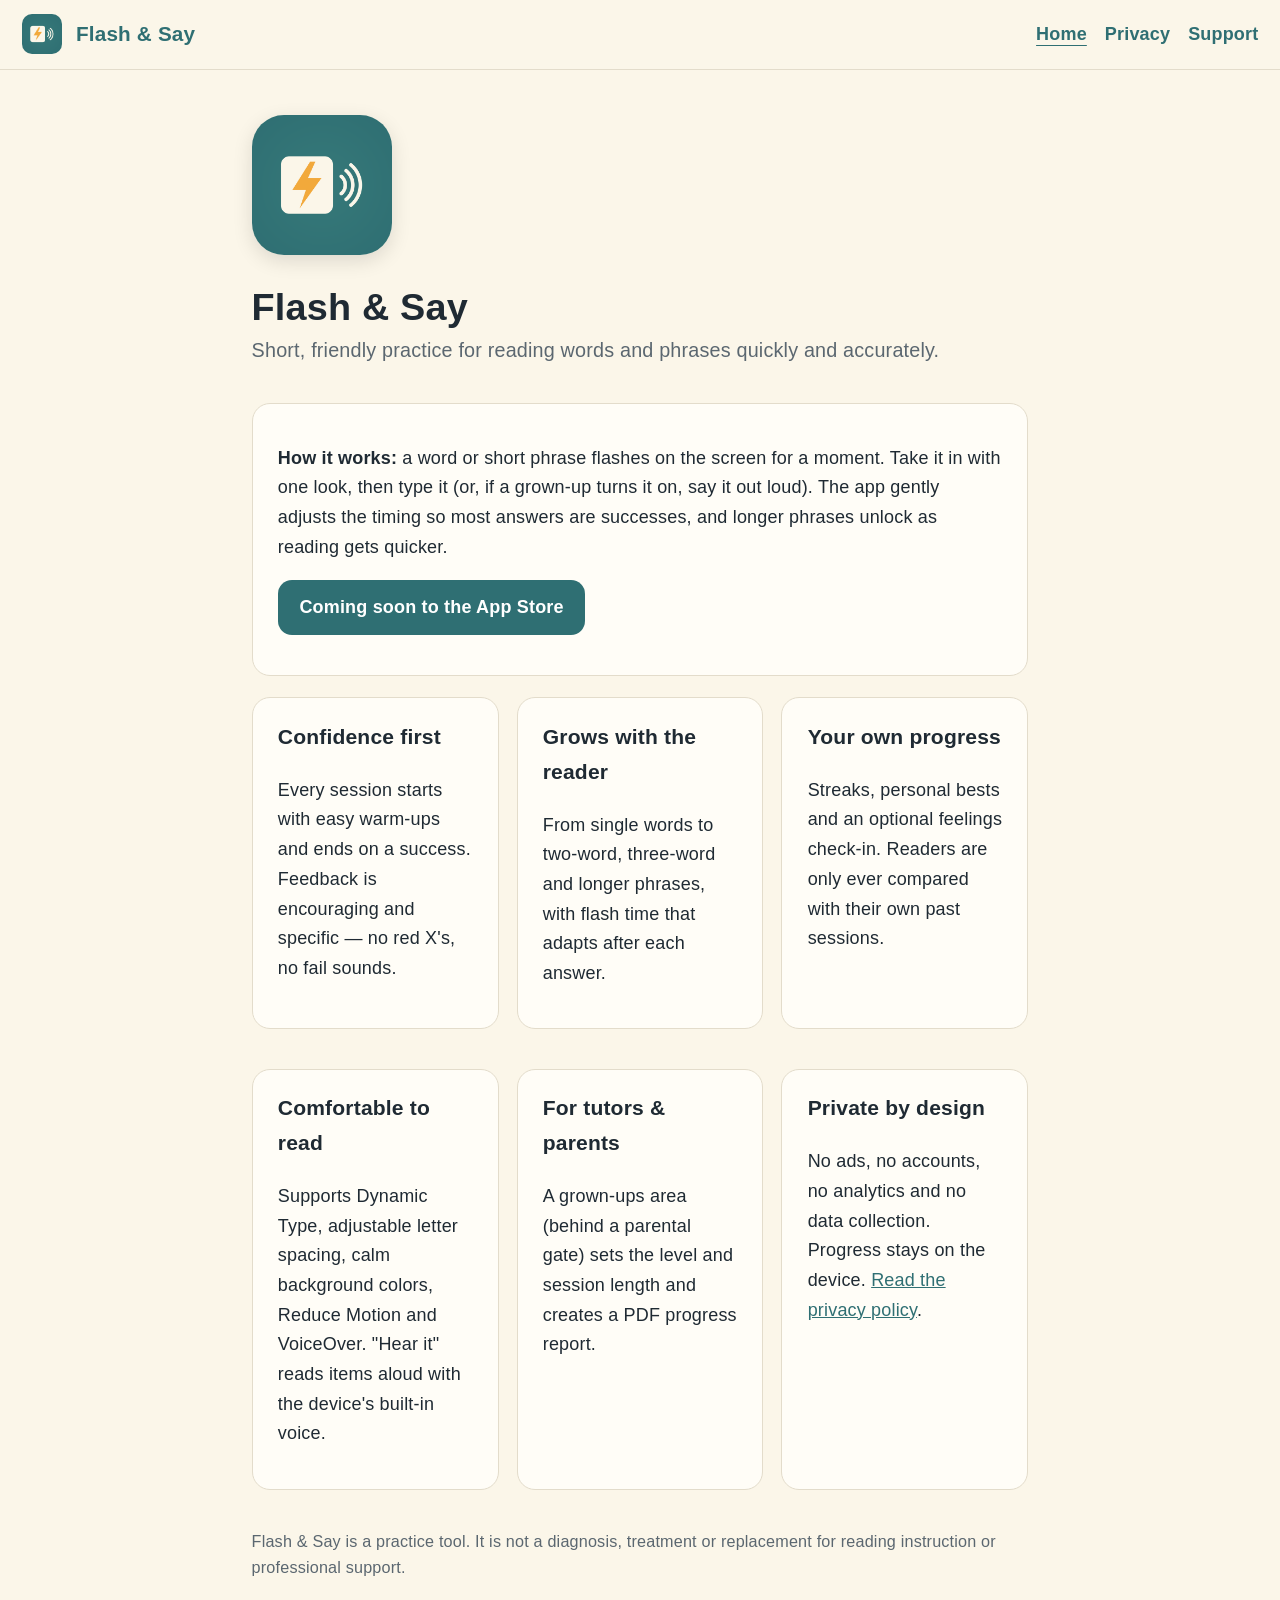
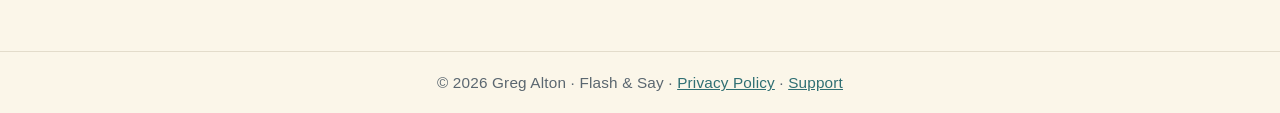
<file: index.html>
<!DOCTYPE html>
<html lang="en">
<head>
<meta charset="utf-8">
<meta name="viewport" content="width=device-width, initial-scale=1">
<title>Flash & Say — quick word & phrase reading practice</title>
<meta name="description" content="Flash & Say is a calm, private reading-practice game: a word or phrase flashes, then you type or say it. No ads, no accounts, no data collected.">
<link rel="icon" href="assets/favicon.png">
<link rel="apple-touch-icon" href="assets/apple-touch-icon.png">
<link rel="stylesheet" href="assets/style.css">
</head>
<body>
<header class="site"><img src="assets/icon-512.png" alt=""><a class="brand" href="./">Flash &amp; Say</a><nav aria-label="Main"><a href="./" aria-current="page">Home</a><a href="privacy.html">Privacy</a><a href="support.html">Support</a></nav></header>
<main>
  <section class="hero">
    <img src="assets/icon-512.png" alt="Flash &amp; Say app icon: a flash card with a lightning bolt and sound waves">
    <div>
      <h1>Flash &amp; Say</h1>
      <p class="tagline">Short, friendly practice for reading words and phrases quickly and accurately.</p>
    </div>
  </section>

  <div class="card">
    <p><strong>How it works:</strong> a word or short phrase flashes on the screen for a moment. Take it in with one look, then type it (or, if a grown-up turns it on, say it out loud). The app gently adjusts the timing so most answers are successes, and longer phrases unlock as reading gets quicker.</p>
    <!-- TODO (Greg): replace with the App Store link once the app is live -->
    <p><a class="btn" href="support.html">Coming soon to the App Store</a></p>
  </div>

  <div class="grid">
    <div class="card"><h3>Confidence first</h3><p>Every session starts with easy warm-ups and ends on a success. Feedback is encouraging and specific — no red X's, no fail sounds.</p></div>
    <div class="card"><h3>Grows with the reader</h3><p>From single words to two-word, three-word and longer phrases, with flash time that adapts after each answer.</p></div>
    <div class="card"><h3>Your own progress</h3><p>Streaks, personal bests and an optional feelings check-in. Readers are only ever compared with their own past sessions.</p></div>
    <div class="card"><h3>Comfortable to read</h3><p>Supports Dynamic Type, adjustable letter spacing, calm background colors, Reduce Motion and VoiceOver. "Hear it" reads items aloud with the device's built-in voice.</p></div>
    <div class="card"><h3>For tutors &amp; parents</h3><p>A grown-ups area (behind a parental gate) sets the level and session length and creates a PDF progress report.</p></div>
    <div class="card"><h3>Private by design</h3><p>No ads, no accounts, no analytics and no data collection. Progress stays on the device. <a href="privacy.html">Read the privacy policy</a>.</p></div>
  </div>

  <p class="muted">Flash &amp; Say is a practice tool. It is not a diagnosis, treatment or replacement for reading instruction or professional support.</p>
</main>
<footer>© 2026 Greg Alton · Flash &amp; Say · <a href="privacy.html">Privacy Policy</a> · <a href="support.html">Support</a></footer>
</body></html>
</file>
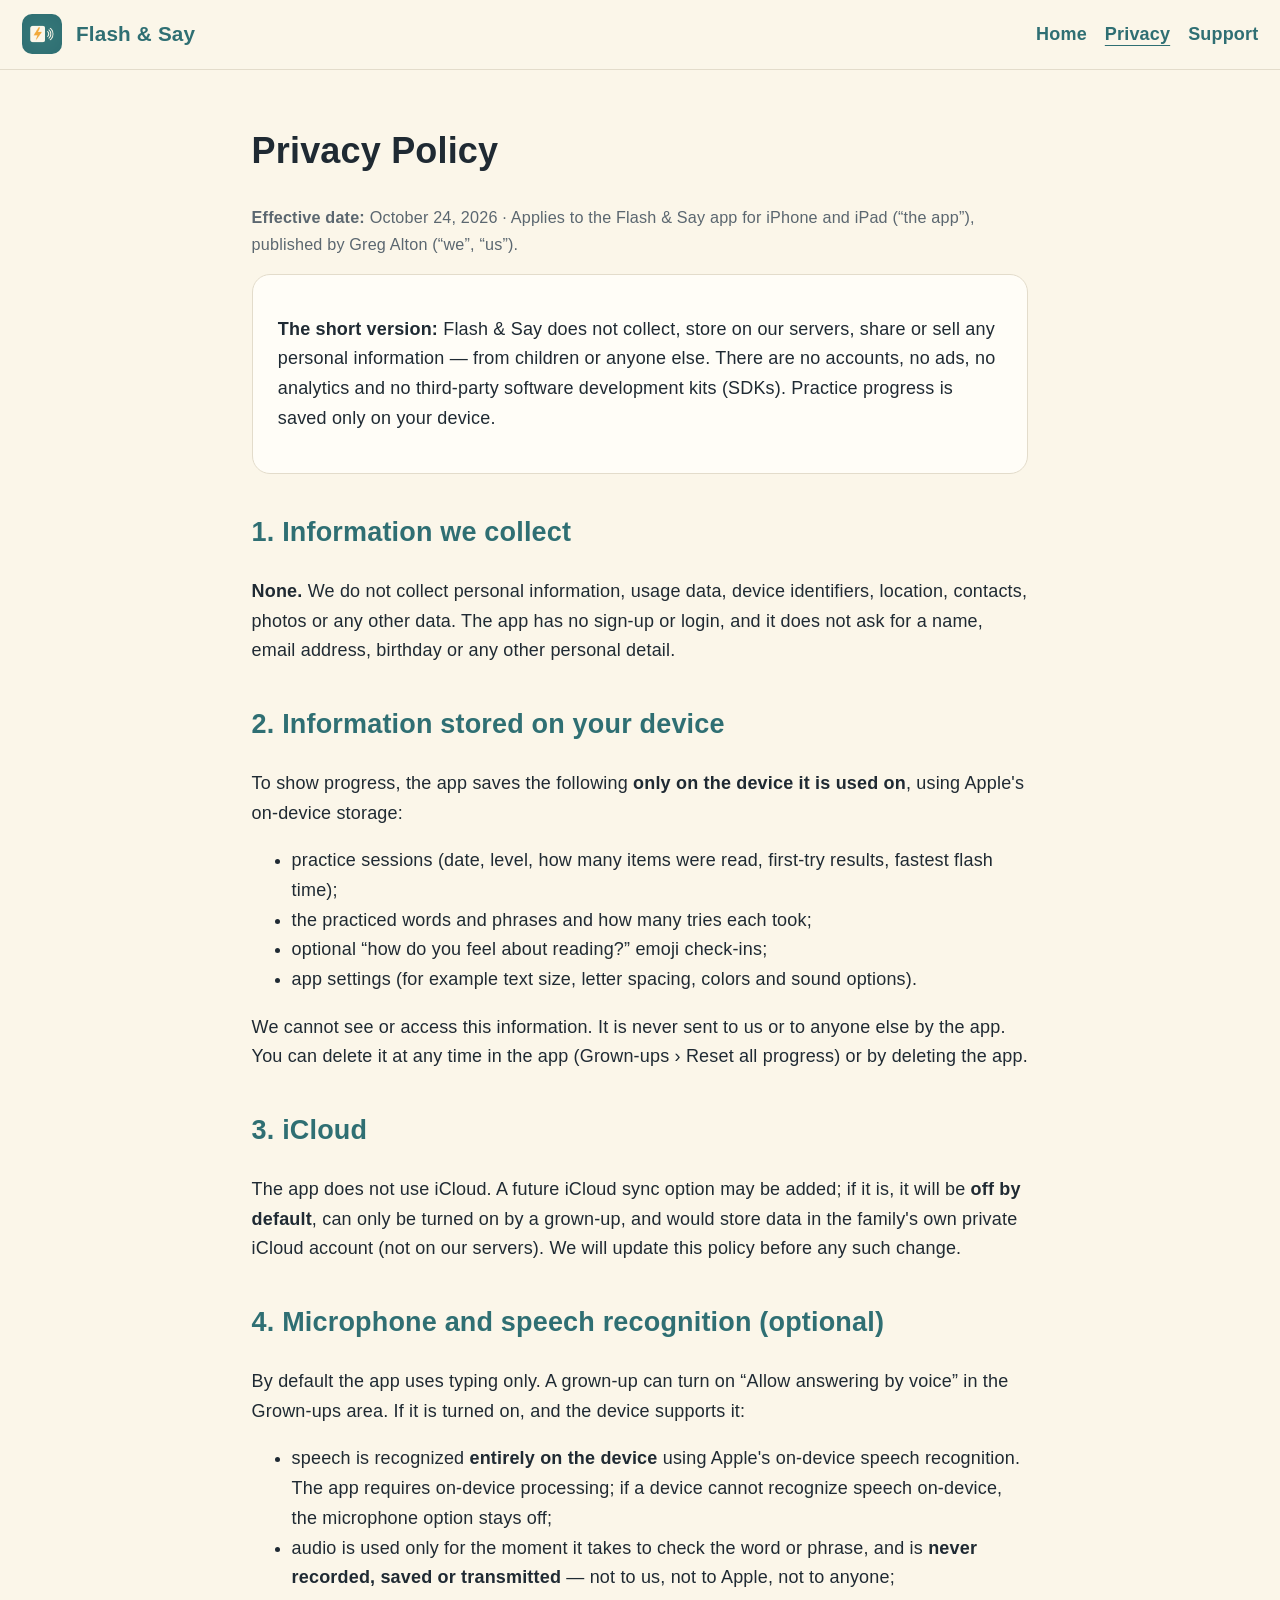
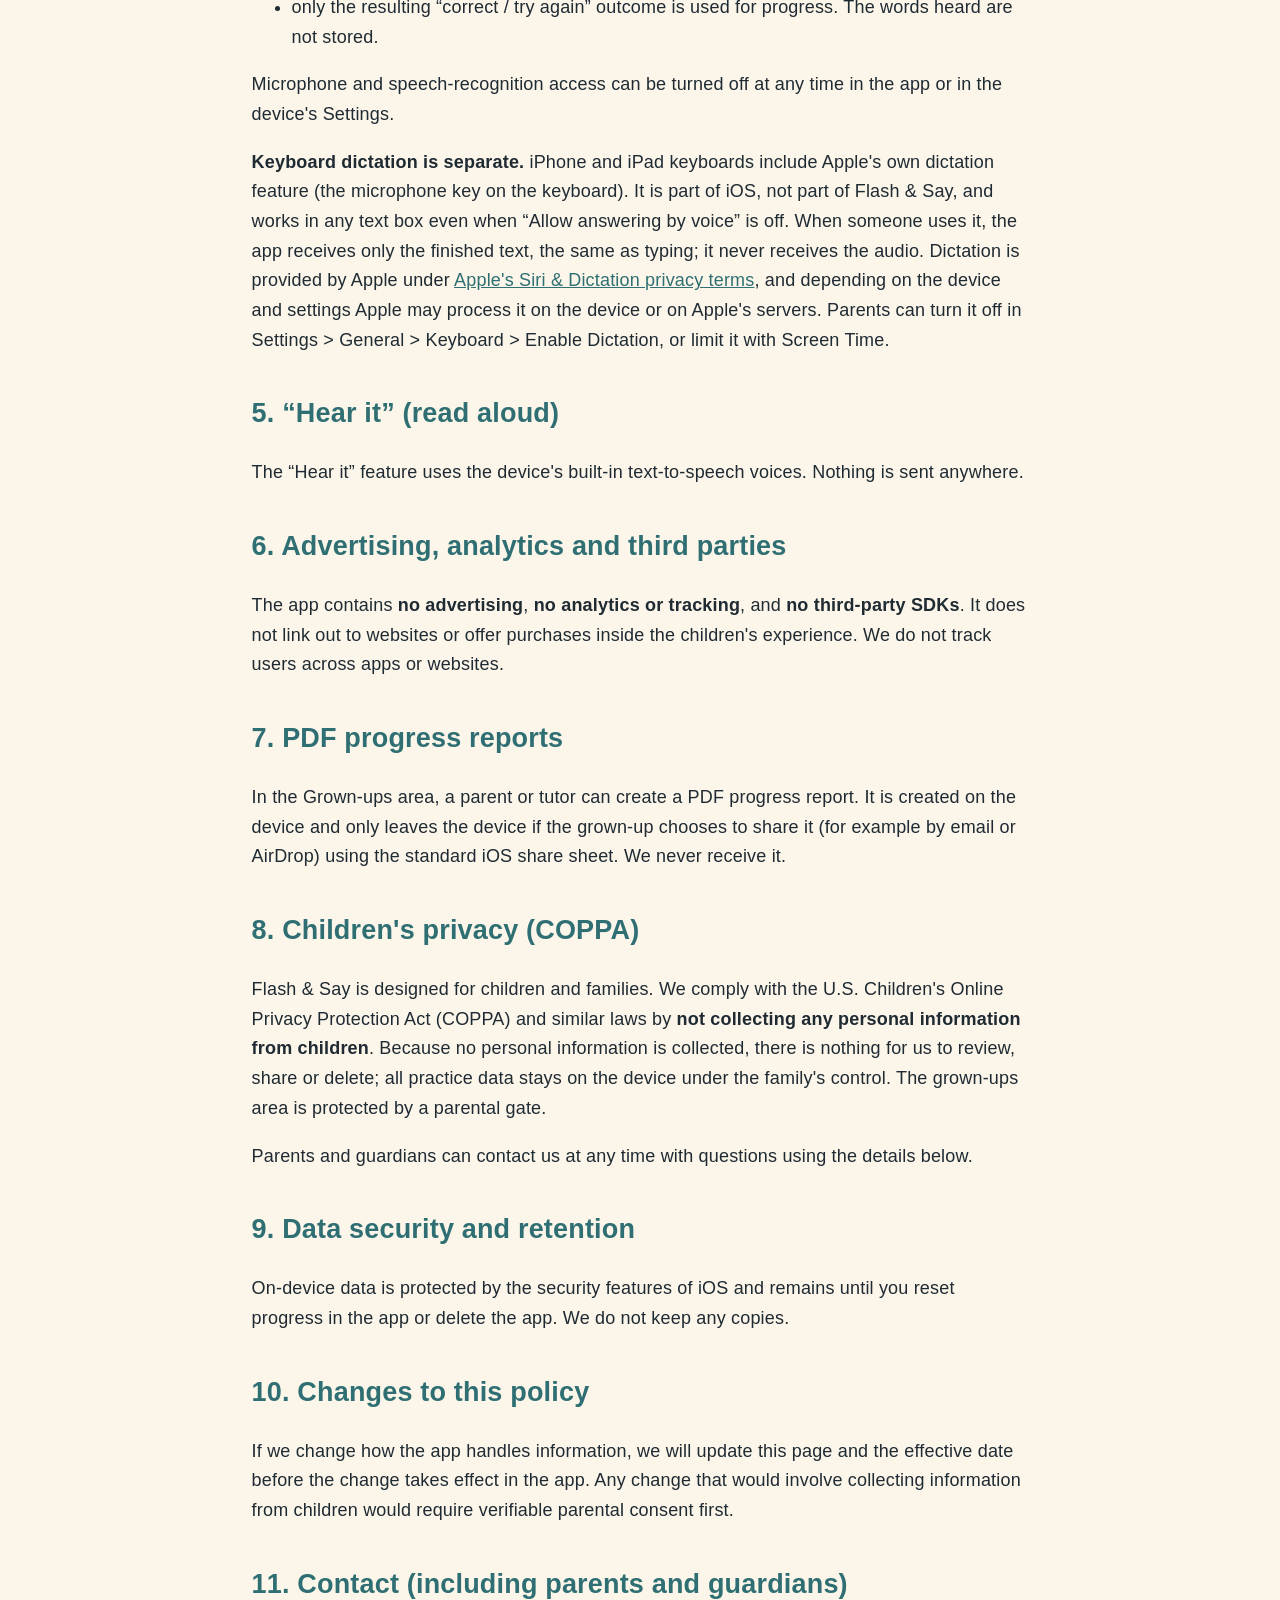
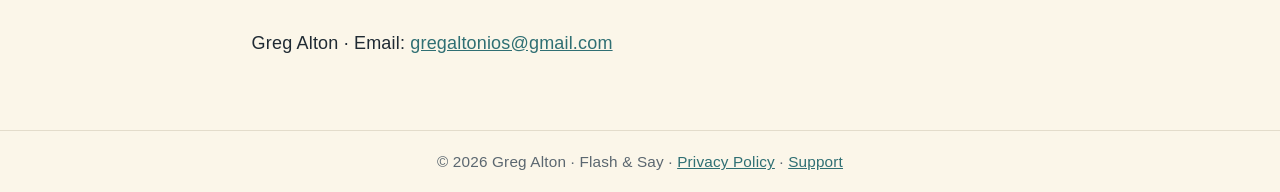
<file: privacy.html>
<!DOCTYPE html>
<html lang="en">
<head>
<meta charset="utf-8">
<meta name="viewport" content="width=device-width, initial-scale=1">
<title>Privacy Policy — Flash & Say</title>
<meta name="description" content="Flash & Say privacy policy: no data collected, no accounts, no ads, no analytics; progress stays on the device.">
<link rel="icon" href="assets/favicon.png">
<link rel="apple-touch-icon" href="assets/apple-touch-icon.png">
<link rel="stylesheet" href="assets/style.css">
</head>
<body>
<header class="site"><img src="assets/icon-512.png" alt=""><a class="brand" href="./">Flash &amp; Say</a><nav aria-label="Main"><a href="./">Home</a><a href="privacy.html" aria-current="page">Privacy</a><a href="support.html">Support</a></nav></header>
<main>
  <h1>Privacy Policy</h1>
  <p class="muted"><strong>Effective date:</strong> October 24, 2026 · Applies to the Flash &amp; Say app for iPhone and iPad (“the app”), published by Greg Alton (“we”, “us”).</p>

  <div class="card">
    <p><strong>The short version:</strong> Flash &amp; Say does not collect, store on our servers, share or sell any personal information — from children or anyone else. There are no accounts, no ads, no analytics and no third-party software development kits (SDKs). Practice progress is saved only on your device.</p>
  </div>

  <h2>1. Information we collect</h2>
  <p><strong>None.</strong> We do not collect personal information, usage data, device identifiers, location, contacts, photos or any other data. The app has no sign-up or login, and it does not ask for a name, email address, birthday or any other personal detail.</p>

  <h2>2. Information stored on your device</h2>
  <p>To show progress, the app saves the following <strong>only on the device it is used on</strong>, using Apple's on-device storage:</p>
  <ul>
    <li>practice sessions (date, level, how many items were read, first-try results, fastest flash time);</li>
    <li>the practiced words and phrases and how many tries each took;</li>
    <li>optional “how do you feel about reading?” emoji check-ins;</li>
    <li>app settings (for example text size, letter spacing, colors and sound options).</li>
  </ul>
  <p>We cannot see or access this information. It is never sent to us or to anyone else by the app. You can delete it at any time in the app (Grown-ups › Reset all progress) or by deleting the app.</p>

  <h2>3. iCloud</h2>
  <p>The app does not use iCloud. A future iCloud sync option may be added; if it is, it will be <strong>off by default</strong>, can only be turned on by a grown-up, and would store data in the family's own private iCloud account (not on our servers). We will update this policy before any such change.</p>

  <h2>4. Microphone and speech recognition (optional)</h2>
  <p>By default the app uses typing only. A grown-up can turn on “Allow answering by voice” in the Grown-ups area. If it is turned on, and the device supports it:</p>
  <ul>
    <li>speech is recognized <strong>entirely on the device</strong> using Apple's on-device speech recognition. The app requires on-device processing; if a device cannot recognize speech on-device, the microphone option stays off;</li>
    <li>audio is used only for the moment it takes to check the word or phrase, and is <strong>never recorded, saved or transmitted</strong> — not to us, not to Apple, not to anyone;</li>
    <li>only the resulting “correct / try again” outcome is used for progress. The words heard are not stored.</li>
  </ul>
  <p>Microphone and speech-recognition access can be turned off at any time in the app or in the device's Settings.</p>
  <p><strong>Keyboard dictation is separate.</strong> iPhone and iPad keyboards include Apple's own dictation feature (the microphone key on the keyboard). It is part of iOS, not part of Flash &amp; Say, and works in any text box even when “Allow answering by voice” is off. When someone uses it, the app receives only the finished text, the same as typing; it never receives the audio. Dictation is provided by Apple under <a href="https://www.apple.com/legal/privacy/data/en/ask-siri-dictation/">Apple's Siri &amp; Dictation privacy terms</a>, and depending on the device and settings Apple may process it on the device or on Apple's servers. Parents can turn it off in Settings &gt; General &gt; Keyboard &gt; Enable Dictation, or limit it with Screen Time.</p>

  <h2>5. “Hear it” (read aloud)</h2>
  <p>The “Hear it” feature uses the device's built-in text-to-speech voices. Nothing is sent anywhere.</p>

  <h2>6. Advertising, analytics and third parties</h2>
  <p>The app contains <strong>no advertising</strong>, <strong>no analytics or tracking</strong>, and <strong>no third-party SDKs</strong>. It does not link out to websites or offer purchases inside the children's experience. We do not track users across apps or websites.</p>

  <h2>7. PDF progress reports</h2>
  <p>In the Grown-ups area, a parent or tutor can create a PDF progress report. It is created on the device and only leaves the device if the grown-up chooses to share it (for example by email or AirDrop) using the standard iOS share sheet. We never receive it.</p>

  <h2>8. Children's privacy (COPPA)</h2>
  <p>Flash &amp; Say is designed for children and families. We comply with the U.S. Children's Online Privacy Protection Act (COPPA) and similar laws by <strong>not collecting any personal information from children</strong>. Because no personal information is collected, there is nothing for us to review, share or delete; all practice data stays on the device under the family's control. The grown-ups area is protected by a parental gate.</p>
  <p>Parents and guardians can contact us at any time with questions using the details below.</p>

  <h2>9. Data security and retention</h2>
  <p>On-device data is protected by the security features of iOS and remains until you reset progress in the app or delete the app. We do not keep any copies.</p>

  <h2>10. Changes to this policy</h2>
  <p>If we change how the app handles information, we will update this page and the effective date before the change takes effect in the app. Any change that would involve collecting information from children would require verifiable parental consent first.</p>

  <h2>11. Contact (including parents and guardians)</h2>
  <p>Greg Alton · Email: <a href="mailto:gregaltonios@gmail.com?subject=Flash%20%26%20Say%20privacy">gregaltonios@gmail.com</a></p>
</main>
<footer>© 2026 Greg Alton · Flash &amp; Say · <a href="privacy.html">Privacy Policy</a> · <a href="support.html">Support</a></footer>
</body></html>
</file>
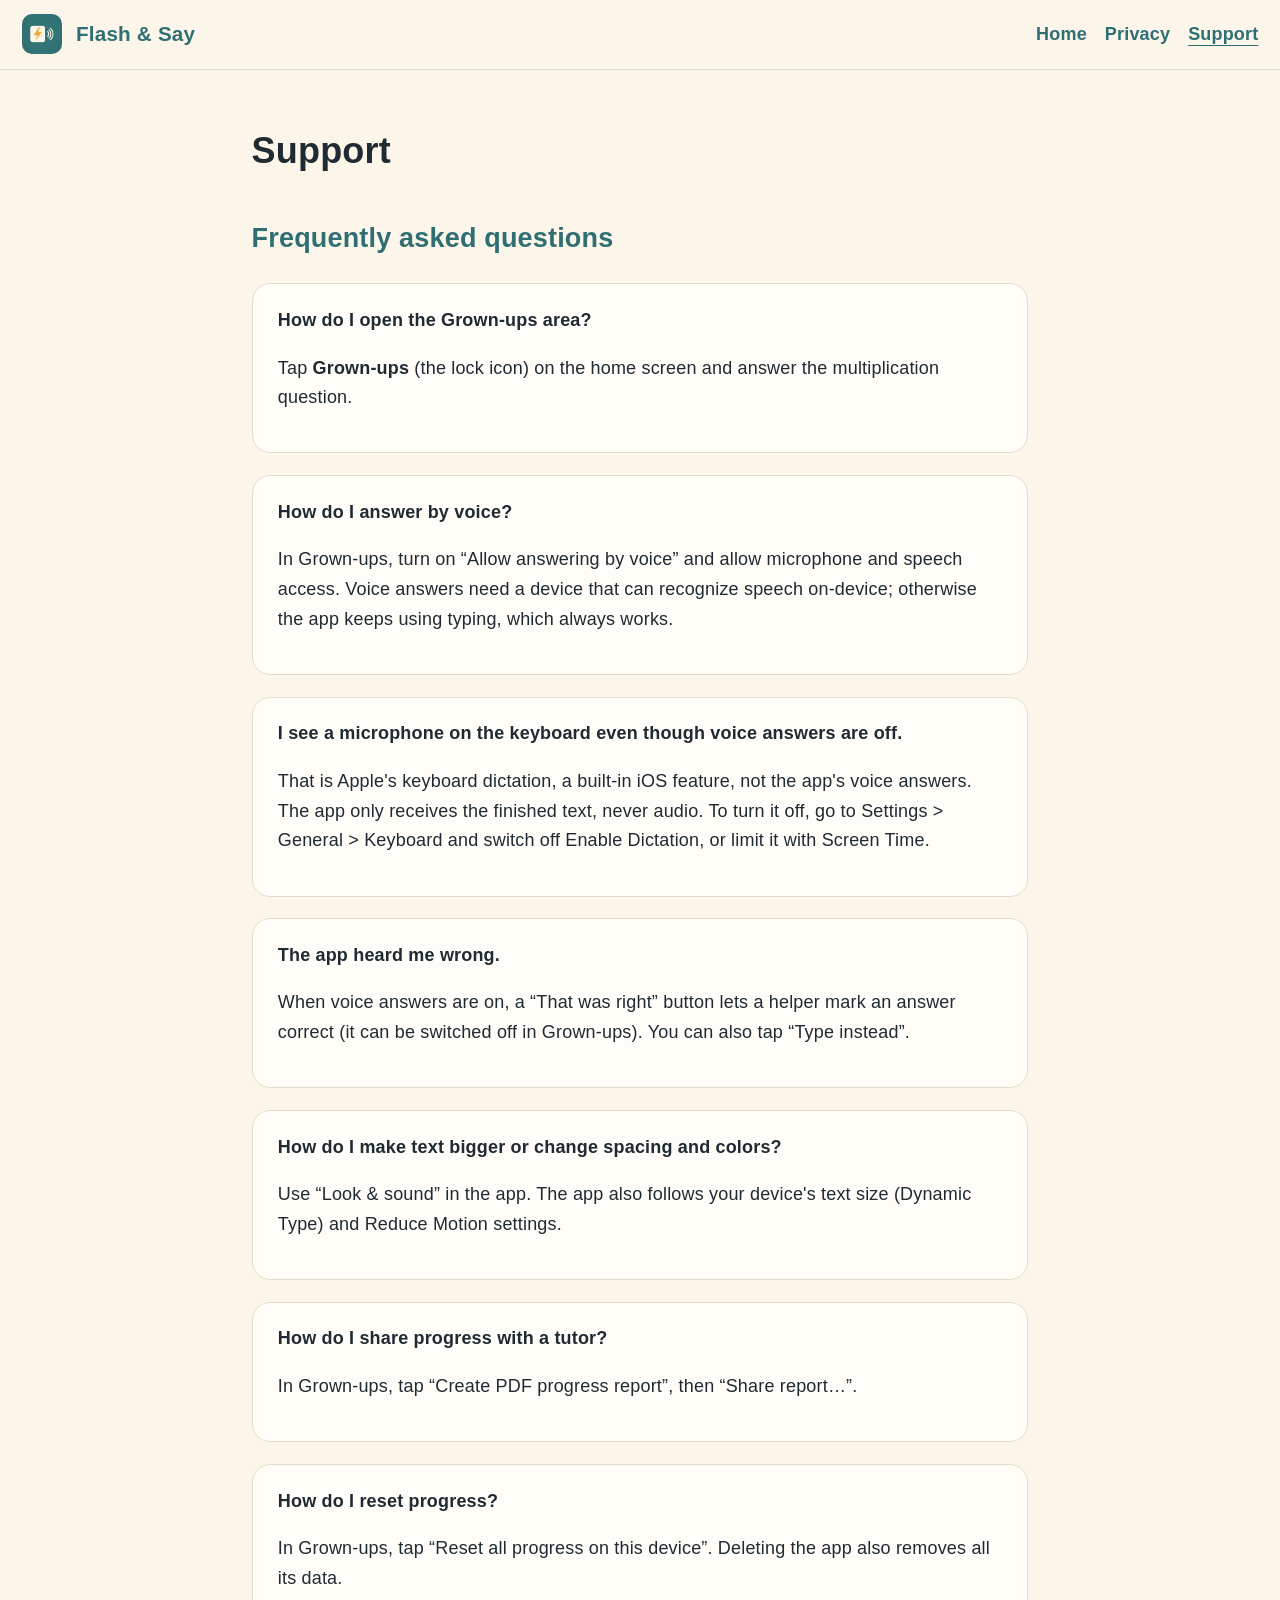
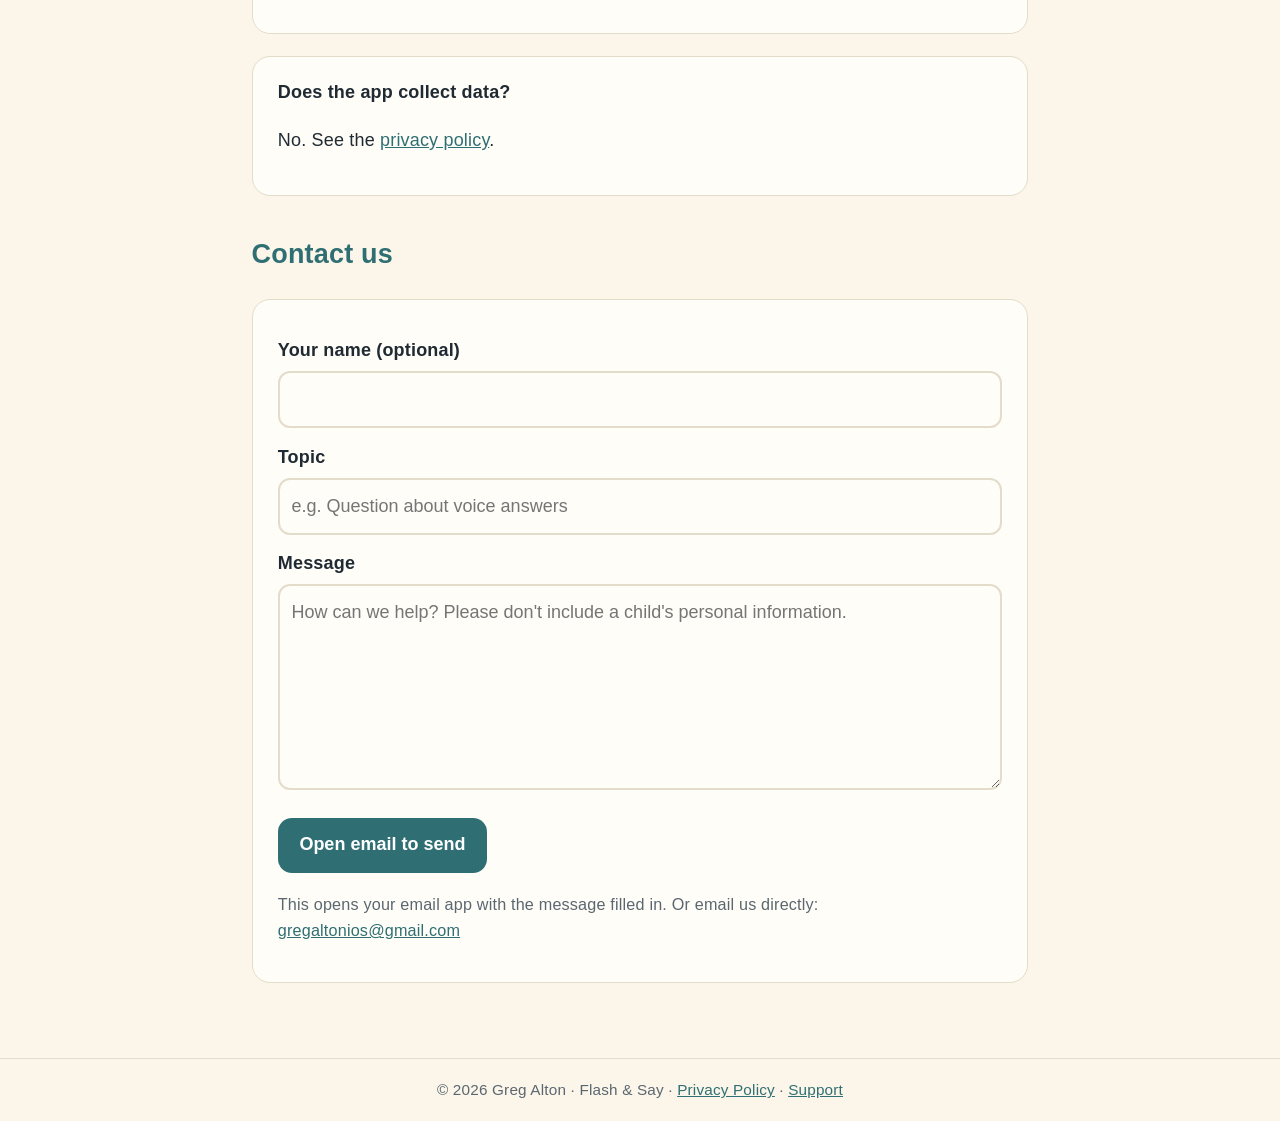
<file: support.html>
<!DOCTYPE html>
<html lang="en">
<head>
<meta charset="utf-8">
<meta name="viewport" content="width=device-width, initial-scale=1">
<title>Support — Flash & Say</title>
<meta name="description" content="Help and contact for Flash & Say.">
<link rel="icon" href="assets/favicon.png">
<link rel="apple-touch-icon" href="assets/apple-touch-icon.png">
<link rel="stylesheet" href="assets/style.css">
</head>
<body>
<header class="site"><img src="assets/icon-512.png" alt=""><a class="brand" href="./">Flash &amp; Say</a><nav aria-label="Main"><a href="./">Home</a><a href="privacy.html">Privacy</a><a href="support.html" aria-current="page">Support</a></nav></header>
<main>
  <h1>Support</h1>

  <h2>Frequently asked questions</h2>
  <div class="card"><strong>How do I open the Grown-ups area?</strong><p>Tap <strong>Grown-ups</strong> (the lock icon) on the home screen and answer the multiplication question.</p></div>
  <div class="card"><strong>How do I answer by voice?</strong><p>In Grown-ups, turn on “Allow answering by voice” and allow microphone and speech access. Voice answers need a device that can recognize speech on-device; otherwise the app keeps using typing, which always works.</p></div>
  <div class="card"><strong>I see a microphone on the keyboard even though voice answers are off.</strong><p>That is Apple's keyboard dictation, a built-in iOS feature, not the app's voice answers. The app only receives the finished text, never audio. To turn it off, go to Settings &gt; General &gt; Keyboard and switch off Enable Dictation, or limit it with Screen Time.</p></div>
  <div class="card"><strong>The app heard me wrong.</strong><p>When voice answers are on, a “That was right” button lets a helper mark an answer correct (it can be switched off in Grown-ups). You can also tap “Type instead”.</p></div>
  <div class="card"><strong>How do I make text bigger or change spacing and colors?</strong><p>Use “Look &amp; sound” in the app. The app also follows your device's text size (Dynamic Type) and Reduce Motion settings.</p></div>
  <div class="card"><strong>How do I share progress with a tutor?</strong><p>In Grown-ups, tap “Create PDF progress report”, then “Share report…”.</p></div>
  <div class="card"><strong>How do I reset progress?</strong><p>In Grown-ups, tap “Reset all progress on this device”. Deleting the app also removes all its data.</p></div>
  <div class="card"><strong>Does the app collect data?</strong><p>No. See the <a href="privacy.html">privacy policy</a>.</p></div>

  <h2>Contact us</h2>
  <!-- This static form opens the visitor's email app;
       nothing is sent to a server. Replace with a form service later if you prefer. -->
  <div class="card">
    <form id="contact" novalidate>
      <label for="name">Your name (optional)</label>
      <input id="name" name="name" autocomplete="name">
      <label for="topic">Topic</label>
      <input id="topic" name="topic" placeholder="e.g. Question about voice answers">
      <label for="msg">Message</label>
      <textarea id="msg" name="msg" rows="6" placeholder="How can we help? Please don't include a child's personal information."></textarea>
      <p><button class="btn" type="submit">Open email to send</button></p>
      <p class="muted">This opens your email app with the message filled in. Or email us directly: <a href="mailto:gregaltonios@gmail.com?subject=Flash%20%26%20Say%20support">gregaltonios@gmail.com</a></p>
    </form>
  </div>
</main>
<script>
document.getElementById('contact').addEventListener('submit', function (e) {
  e.preventDefault();
  var f = e.target, subject = 'Flash & Say support' + (f.topic.value ? ': ' + f.topic.value : '');
  var body = f.msg.value + (f.name.value ? '\n\n— ' + f.name.value : '');
  location.href = 'mailto:gregaltonios@gmail.com?subject=' + encodeURIComponent(subject) + '&body=' + encodeURIComponent(body);
});
</script>
<footer>© 2026 Greg Alton · Flash &amp; Say · <a href="privacy.html">Privacy Policy</a> · <a href="support.html">Support</a></footer>
</body></html>
</file>
<file: assets/style.css>
:root{--bg:#fbf6e9;--card:#fffdf7;--ink:#1f2a33;--muted:#5b6770;--accent:#2f6f73;--accent2:#e9f3f1;--sun:#f2a93b;--line:#e3dccb}
@media (prefers-color-scheme:dark){:root{--bg:#1d2329;--card:#262e35;--ink:#f1ece0;--muted:#b4bcc3;--accent:#7cc6c2;--accent2:#2f3c43;--line:#3a454e}}
*{box-sizing:border-box}
html{font-size:18px}
body{margin:0;background:var(--bg);color:var(--ink);font-family:-apple-system,BlinkMacSystemFont,"Segoe UI",Verdana,Arial,sans-serif;line-height:1.65;letter-spacing:.01em}
a{color:var(--accent)}
a:focus-visible,button:focus-visible,input:focus-visible,textarea:focus-visible{outline:3px solid var(--sun);outline-offset:2px}
header.site{display:flex;align-items:center;gap:.8rem;padding:.8rem 1.2rem;border-bottom:1px solid var(--line);flex-wrap:wrap}
header.site img{width:40px;height:40px;border-radius:10px}
header.site .brand{font-weight:700;font-size:1.15rem;color:var(--accent);text-decoration:none;flex:1}
nav a{margin-left:1rem;text-decoration:none;font-weight:600}
nav a[aria-current=page]{text-decoration:underline;text-underline-offset:.3em}
main{max-width:820px;margin:0 auto;padding:1.5rem 1.2rem 3rem}
.hero{display:flex;gap:1.5rem;align-items:center;flex-wrap:wrap;margin:1rem 0 2rem}
.hero img{width:140px;height:140px;border-radius:32px;box-shadow:0 6px 20px rgba(0,0,0,.12)}
.hero h1{margin:.2rem 0;font-size:2.1rem;line-height:1.2}
.tagline{color:var(--muted);font-size:1.1rem;margin:0}
.card{background:var(--card);border:1px solid var(--line);border-radius:18px;padding:1.2rem 1.4rem;margin:0 0 1.2rem}
.grid{display:grid;grid-template-columns:repeat(auto-fit,minmax(220px,1fr));gap:1rem}
.grid .card h3{margin-top:0}
.btn{display:inline-block;background:var(--accent);color:#fff;border:0;border-radius:14px;padding:.7rem 1.2rem;font:inherit;font-weight:600;text-decoration:none;cursor:pointer;min-height:48px}
.muted{color:var(--muted);font-size:.9rem}
h2{margin-top:2rem;color:var(--accent)}
label{display:block;font-weight:600;margin:.8rem 0 .3rem}
input,textarea{width:100%;padding:.65rem;border-radius:12px;border:2px solid var(--line);background:var(--card);color:var(--ink);font:inherit}
footer{border-top:1px solid var(--line);padding:1rem 1.2rem;text-align:center;color:var(--muted);font-size:.85rem}
</file>
